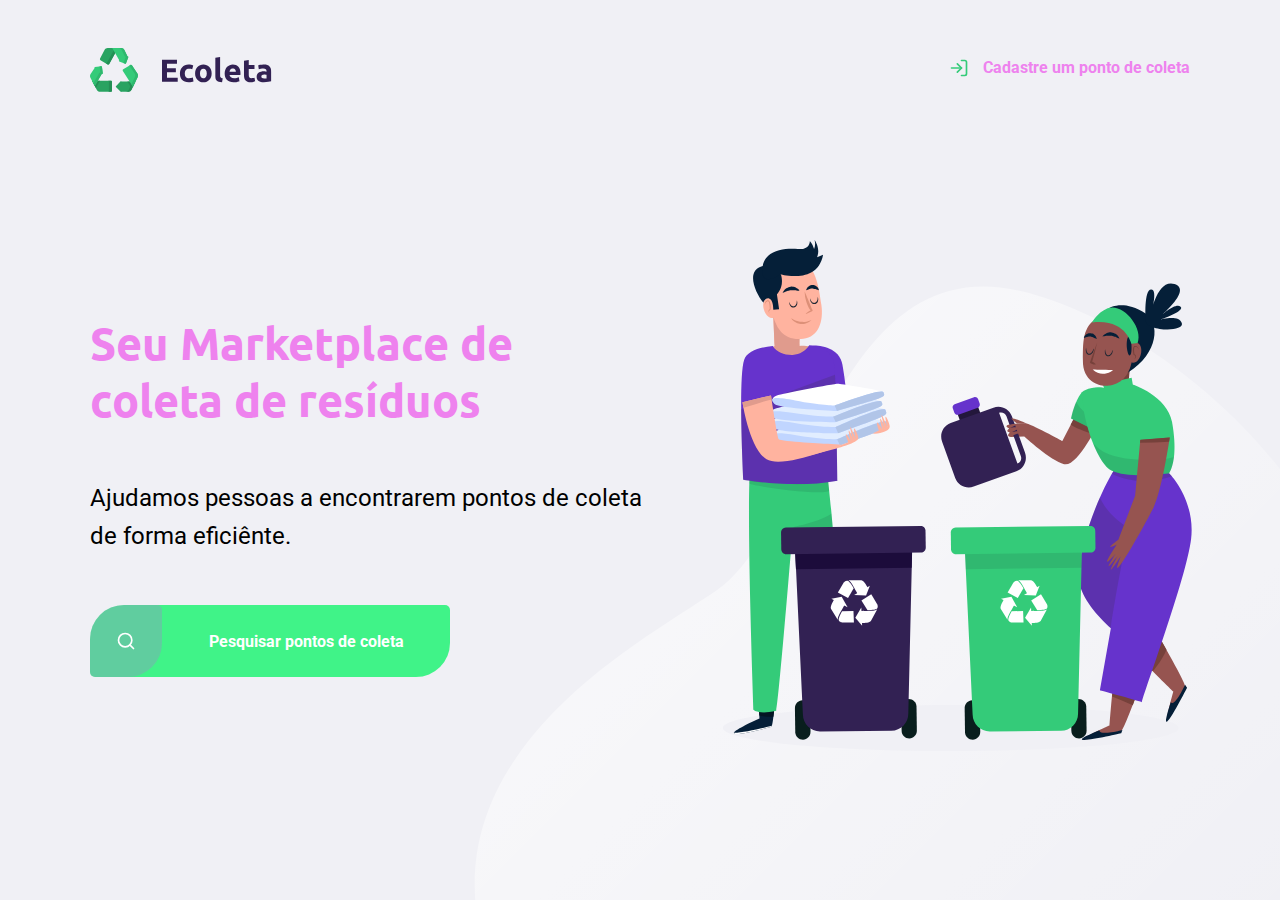
<file: index.html>
<!DOCTYPE html>
<html lang="pt_br">
<head>
    <meta charset="UTF-8">
    <meta name="viewport" content="width=device-width, initial-scale=1.0">
    <title>Ecoleta</title>

    <!--
     **** o Link css responsivel sempre fica por ultimo****
        Inserindo duas fontes google ao link Roboto & Dosis -->
    <link href="https://fonts.googleapis.com/css2?family=Roboto&family=Ubuntu:wght@700&display=swap" rel="stylesheet">
    <link rel="stylesheet" href="styles/main.css">
    <link rel="stylesheet" href="styles/home.css">
    <link rel="stylesheet" href="styles/modal.css">

    <link rel="stylesheet" href="styles/responsive.css">
    </head>
    <body>
        <!-- #page-home | criar div com ID
    **Tag <span> também fica em linha e pode ser utilizada para add img.
    -->
        <div id="page-home">

            <div class="content">

                <header>
                    <img src="./icones/logo.svg" alt="Logomarca"/>

                    <a href="create-point.html" target="blanck">
                        <span> </span>
                        Cadastre um ponto de coleta
                    </a>


                </header>

                <main>

                    <h2> Seu Marketplace de coleta de resíduos </h2>

                    <p>Ajudamos pessoas a encontrarem pontos de coleta de forma eficiênte.</p>

                    <a href="#"><span></span><strong> Pesquisar pontos de coleta </strong> </a>

                </main>

            </div>
        
             
                <!--  Pagina Modal botão Pesquisar Pontos coleta  -->
                <!--/*desabilita a visualização no index atraves do  display:none; =D*/-->

                 <div id="modal" class="hide"/><!-- class="hide" -->
                    <div class="content">
                        <div class="header">
                            <h1> Ponto de Coleta</h1>
                            <a href="#">Fechar</a>
                        </div>
                        <form action="search-results.html"> <!--teste page search-results.html-->
                            <label for="search">Cidade</label>
                            <div class="search field">
                                <input 
                                 type="text" 
                                 name="search" 
                                 placeholder="Pesquise por cidade">
                                <button>
                                    <img src="./icones/search.svg" alt="Buscar"/>
                                </button>
                            </div>
                        </form>

                    </div>
                </div>  
          </div>      
                <script src="scripts/index.js"></script>
    </body>
</html>
</file>
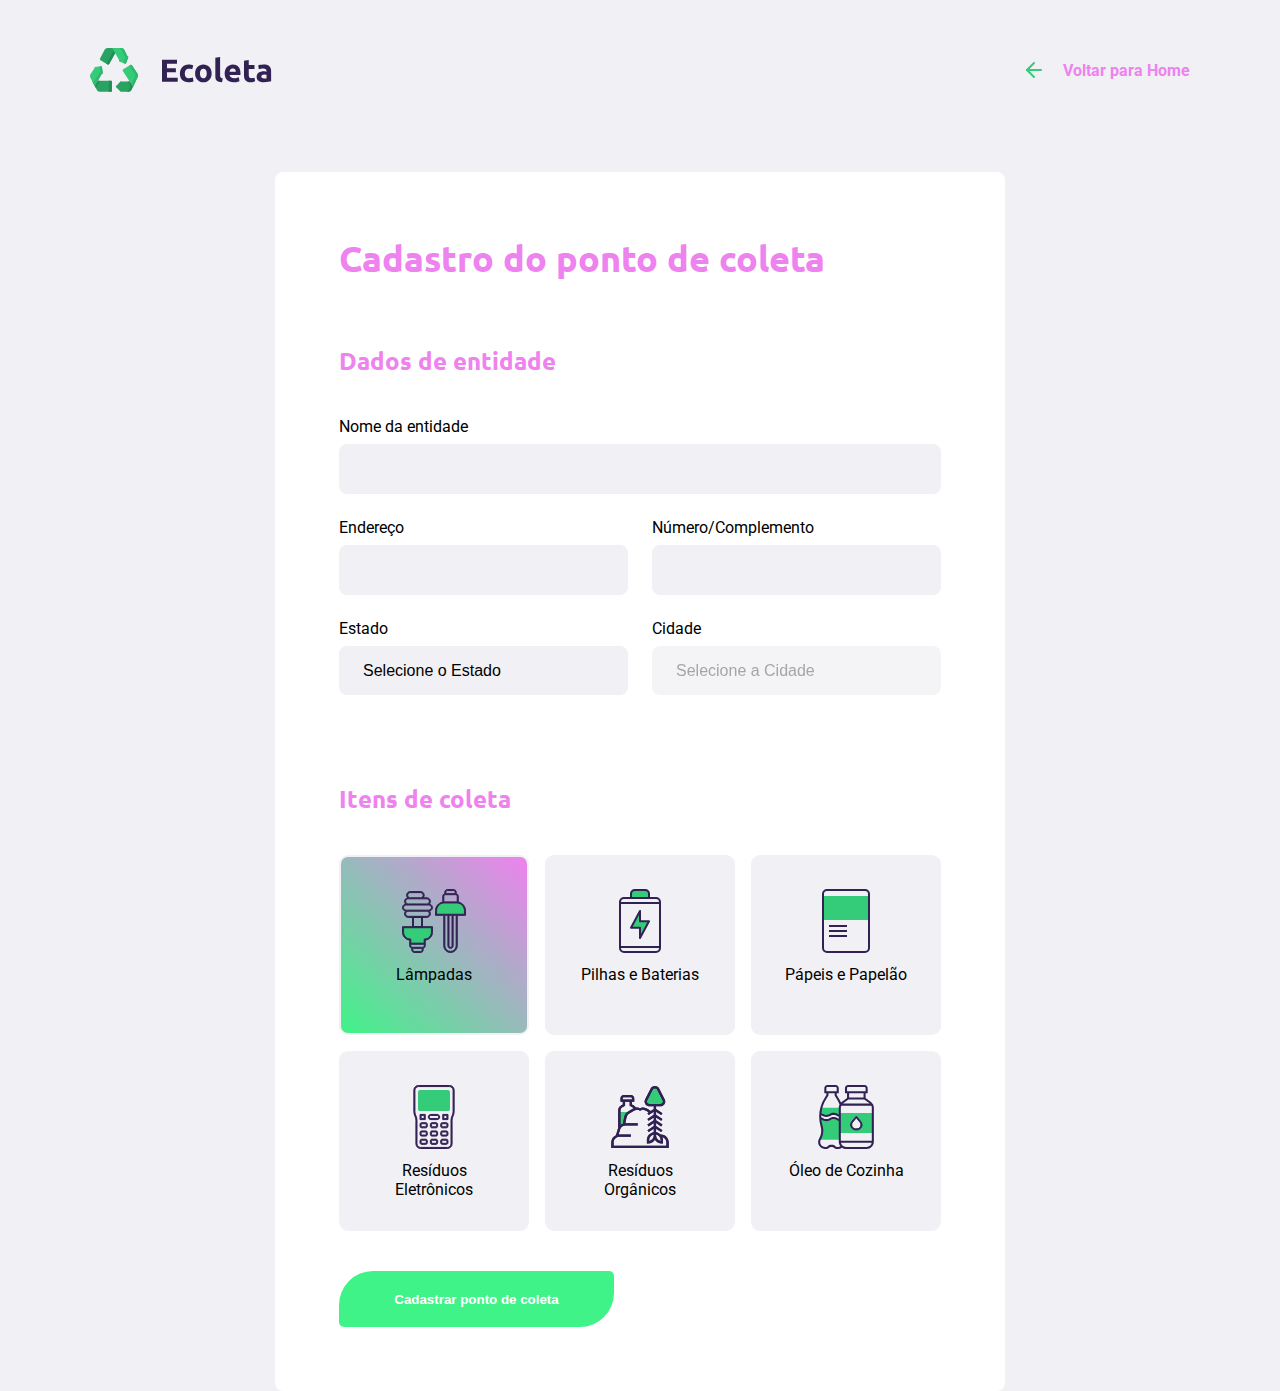
<file: create-point.html>
<!DOCTYPE html>
<html lang="pt_br">
<head>
    <meta charset="UTF-8">
    <meta name="viewport" content="width=device-width, initial-scale=1.0">
    <title>Criar um ponto de Ecoleta</title>

<!--
 **** o Link css responsivel sempre fica por ultimo****    
    Inserindo duas fontes google ao link Roboto & Dosis -->
    <link href="https://fonts.googleapis.com/css2?family=Roboto&family=Ubuntu:wght@700&display=swap" rel="stylesheet">
    <link rel="stylesheet" href="styles/main.css">
    <link rel="stylesheet" href="styles/create-point.css">

    <link rel="stylesheet" href="styles/responsive.css">

<body>
    <!-- #page-home | criar div com ID
    **Tag <span> também fica em linha e pode ser utilizada para add img.
    -->


     <div id="page-create-point">



            <header>
                <img src="./icones/logo.svg" alt="Logomarca">              

                <a href="index.html" target="blanck">
                    <span>  </span>Voltar para Home</a> 
                    
            
            </header>

             <form action=" ">
                
                    <h1> Cadastro do ponto de coleta </h1> 

                    <fieldset>
                        <legend><h2>Dados de entidade</h2> </legend>

                        <div class="field">
                         <label for="name"> Nome da entidade</label>
                            <input type="text" name="name" required>
                        </div>                     
                    
                 <div class="field-group">
                       <div class="field">
                        <label for="address"> Endereço </label>
                           <input type="text" name="address" required>
                       </div>
                       <div class="field">
                        <label for="address2"> Número/Complemento </label>
                           <input type="text" name="address2" required>
                    </div>
                </div>
                
                <!-- ao inserir nova opção e dar valor o ouvidor de evento é execultado 
                                            <option value="1"> opção 1 Estado</option> -->
                                           
                                           <!-- Pega objeto de outra pagina target="blanck"> --> 

                <div class="field-group">
                    <div class="field">
                     <label for="state"> Estado </label>
                        <select name="uf" required>
                            <option value=""> Selecione o Estado</option>
                         <!-- <option value="1"> opção 1 Estado</option> -->
                        </select>
                        <input type="hidden" name="state" required>
                        <!-- esconder input para não aparecer dados na url-->

                    </div>
                    <!-- Esse option fica desabilitado até que os dados sejem populados da função getCities(event) -->
                    <div class="field">
                     <label for="city"> Cidade </label>
                    <select type="hidden" name="city"  disabled required>
  
                         <!--  <select type="city"disabled> -->
                         <option value=""> Selecione a Cidade</option>
                     </select>
                    </div>
                  
                 </div>
                    
                    </fieldset>



                    <fieldset>
                        <legend> <h2>Itens de coleta</h2></legend>   

                    <div class="itens-grid">

                        <li data-id="1" class="selected">
                            <img src="icones/lampadas.svg" alt="Lâmpadas">
                            <span> Lâmpadas</span>
                        
                        </li>

                        <li data-id="2">
                            <img src="icones/baterias.svg" alt="Pilhas e Baterias">
                            <span> Pilhas e Baterias</span>
                        
                        </li>
                        <li data-id="3">
                            <img src="icones/papeis-papelao.svg" alt="Pápeis e Papelão">
                            <span> Pápeis e Papelão</span>
                        
                        </li>
                        <li data-id="4">
                            <img src="icones/eletronicos.svg" alt="Resíduos Eletrônicos">
                            <span> Resíduos Eletrônicos</span>
                        
                        </li>

                        <li data-id="5">
                            <img src="icones/organicos.svg" alt="Resíduos Orgânicos">
                            <span> Resíduos Orgânicos</span>
                        
                        </li>

                        <li data-id="6">
                            <img src="icones/oleo.svg" alt="Óleo de Cozinha">
                            <span> Óleo de Cozinha</span>
                        
                        </li>

                    </div>
                        
                        <input type="hidden" name="itens" value=""/>
                        

                    </fieldset>

                    <button type="submit">Cadastrar ponto de coleta</button>



                    
              </form>
                    
             
    
     </div>
     <script src="scripts/create-point.js"></script>
</body>
</html>
</file>
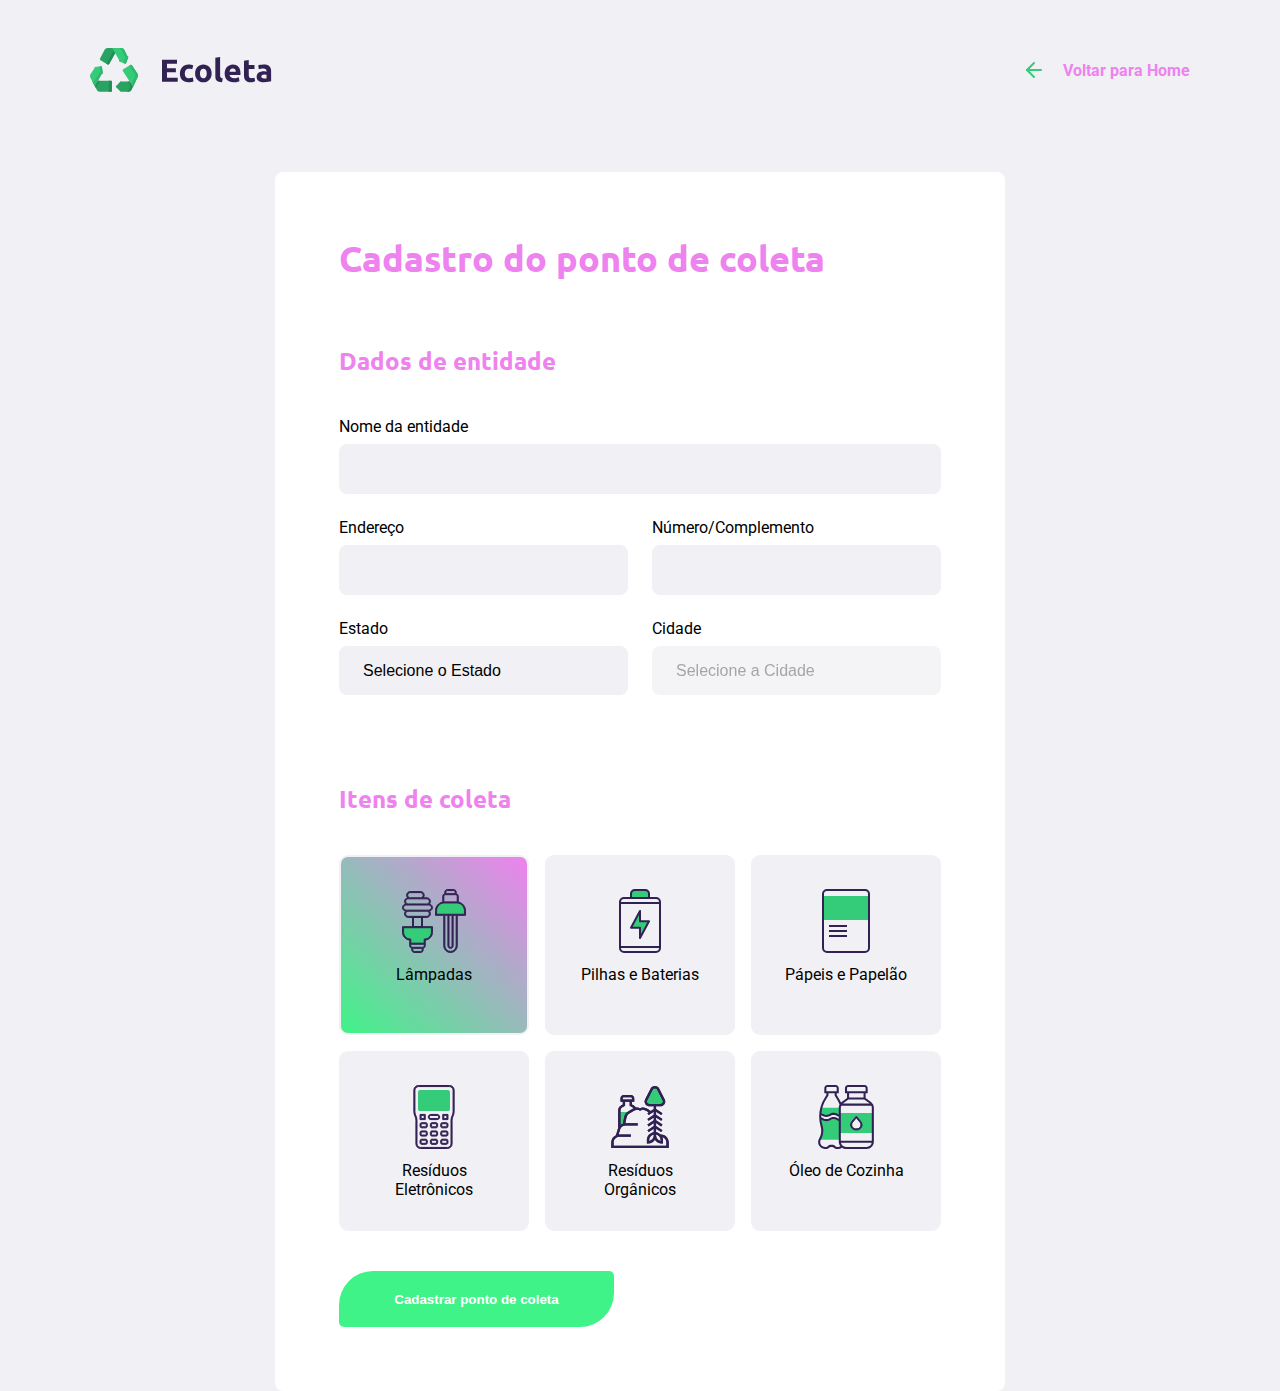
<file: criar ponto.html>
<!DOCTYPE html>
<html lang="pt_br">
<head>
    <meta charset="UTF-8">
    <meta name="viewport" content="width=device-width, initial-scale=1.0">
    <title>Criar um ponto de Ecoleta</title>

<!--
 **** o Link css responsivel sempre fica por ultimo****    
    Inserindo duas fontes google ao link Roboto & Dosis -->
    <link href="https://fonts.googleapis.com/css2?family=Roboto&family=Ubuntu:wght@700&display=swap" rel="stylesheet">
    <link rel="stylesheet" href="styles/main.css">
    <link rel="stylesheet" href="styles/create-point.css">

    <link rel="stylesheet" href="styles/responsive.css">

<body>
    <!-- #page-home | criar div com ID
    **Tag <span> também fica em linha e pode ser utilizada para add img.
    -->


     <div id="page-create-point">



            <header>
                <img src="./icones/logo.svg" alt="Logomarca">              

                <a href="index.html" target="blanck">
                    <span>  </span>Voltar para Home</a> 
                    
            
            </header>

                    <form action=" ">
                
                    <h1> Cadastro do ponto de coleta </h1> 

                    <fieldset>
                        <legend><h2>Dados de entidade</h2> </legend>

                        <div class="field">
                         <label for="name"> Nome da entidade</label>
                            <input type="text" name="name" required>
                        </div>                     
                    
                 <div class="field-group">
                       <div class="field">
                        <label for="address"> Endereço </label>
                           <input type="text" name="address" required>
                       </div>
                       <div class="field">
                        <label for="address2"> Número/Complemento </label>
                           <input type="text" name="address2" required>
                    </div>
                </div>
                
                <!-- ao inserir nova opção e dar valor o ouvidor de evento é execultado 
                                            <option value="1"> opção 1 Estado</option> -->
                                           
                                           <!-- Pega objeto de outra pagina target="blanck"> --> 

                <div class="field-group">
                    <div class="field">
                     <label for="state"> Estado </label>
                        <select name="uf" required>
                            <option value=""> Selecione o Estado</option>
                         <!-- <option value="1"> opção 1 Estado</option> -->
                        </select>
                        <input type="hidden" name="state" required>
                        <!-- esconder input para não aparecer dados na url-->

                    </div>
                    <!-- Esse option fica desabilitado até que os dados sejem populados da função getCities(event) -->
                    <div class="field">
                     <label for="city"> Cidade </label>
                     <select type="hidden" name="city"  disabled required>

                     <!--  <select type="city"disabled> --> 
                            <option value=""> Selecione a Cidade</option>
                        </select>
                    </div>
                  
                 </div>
                    
                    </fieldset>



                    <fieldset>
                        <legend> <h2>Itens de coleta</h2></legend>   

                    <div class="itens-grid">

                        <li data-id="1" class="selected">
                            <img src="icones/lampadas.svg" alt="Lâmpadas">
                            <span> Lâmpadas</span>
                        
                        </li>

                        <li data-id="2">
                            <img src="icones/baterias.svg" alt="Pilhas e Baterias">
                            <span> Pilhas e Baterias</span>
                        
                        </li>
                        <li data-id="3">
                            <img src="icones/papeis-papelao.svg" alt="Pápeis e Papelão">
                            <span> Pápeis e Papelão</span>
                        
                        </li>
                        <li data-id="4">
                            <img src="icones/eletronicos.svg" alt="Resíduos Eletrônicos">
                            <span> Resíduos Eletrônicos</span>
                        
                        </li>

                        <li data-id="5">
                            <img src="icones/organicos.svg" alt="Resíduos Orgânicos">
                            <span> Resíduos Orgânicos</span>
                        
                        </li>

                        <li data-id="6">
                            <img src="icones/oleo.svg" alt="Óleo de Cozinha">
                            <span> Óleo de Cozinha</span>
                        </li>
                    </div>
                        
                        <input type="hidden" name="itens">
          
                 </fieldset>

                  <button type="submit">Cadastrar ponto de coleta</button>
                    
         </form>    
     </div>
     <script src="scripts/create-point.js"></script>
</body>
</html>
</file>
<file: styles/main.css>
/* criando variavel de cor*
** color:#322153;
*/
:root {
    --title-color:#ee82ee;
    --primary-color:rgb(64, 243, 136);
}

/* zerando seletores * 
forms -    box-sizing: border-box; 

*/

* {
    margin: 0;
    padding: 0;
    box-sizing: border-box; 
}

html {
    font-family: Roboto, sans-serif;
}

/* Box model
largura, altura espaçamentos, preencimento,
Posicionamento,alinhamento bordas, cor Fundo, 
maneira vista pelo html (display)
 */


body {
    background-color: #f0f0f5;
    -webkit-font-smoothing:antialiased;
}


/* Excluindo o sublinhado da tag <a>*/
a {
    text-decoration: none;
}

h1, h2, h3, h4, h5, h6 {
    font-family: Ubuntu, sans-serif;
    color: var(--title-color);
}
</file>
<file: styles/home.css>
/**/
#page-home{
    height: 100vh;

    background: url('../icones/home-background.svg') no-repeat;
    background-position: 37vw bottom;
}


/*  display: flex; flex-direction: column; um abaixo do outro*/
#page-home .content{
        width: 90%;
        height: 100%; 
        max-width:1100px;
        margin: 0 auto;
        display: flex;
        flex-direction: column;
                
}

/* display: flex; eixo x | espaço entre o eixo|-> space-between */
#page-home header {
    margin-top: 48px;

    display: flex;
    align-items: center;
    justify-content: space-between;
}

/* Alinhando icone um ao lado do outro <a> link 
** color:#322153; font-weight:700;
*/

#page-home header a {
    display: flex;
    color: var(--title-color);
    font-weight: 700;
   

}


/*Determinar sempre altura height e largura width para exibir imagem
**  margin-right: 16px;
*/
#page-home header a span{
    display: flex;
    background: url('../icones/log-in.svg') no-repeat;
    width: 25px;
    height: 25px;
    margin-right: 1vh;

     
}

#page-home main{
    max-width: 560px;
    display: flex;
    flex: 1;
    flex-direction: column;
    justify-content: center;

}
/*chamando variavel*
* color: var(--title-color);
*/
#page-home main h2{
    font-size: 45px;

}
/*Altura da linha*/
#page-home main p{
    font-size: 24px;
    line-height: 38px;
    margin-top: 50px;
}
/*Botão de pesquisa*/
#page-home main a{
    width: 100%;
    height: 72px;
    max-width: 360px;
    margin-top: 50px;
    background: var(--primary-color);
    border-radius: 34px 5px;
    display: flex;
    align-items: center;
    transition: 500ms;
    color: white;
    font-weight: ;


    }

    /*Efeitos mause e gradiente*/
#page-home main a:hover { 

    background-image: linear-gradient(to bottom right,violet, var(--primary-color));

    box-shadow: 2px 2px 8px 2px rgba(0, 0, 0, 0.408);
   
}


/*********************** Teste 1 ok
#page-home main a span {
    margin-right: 25px;
    width: 72px;
    height: 72px;
    border-radius: 34px 5px;
    background: url(../icones/search.svg) no-repeat;
    background-position:center ;


}
/*Efeitos span mause*
#page-home main a span:hover { 
    background-color:rgb(183, 102, 221);
    box-shadow: 0px 0px 8px 0px rgba(0, 0, 0, 0.408);

}
*************************/





/*Efeitos span mause*/
#page-home main a span:hover { 
    box-shadow: 0px 0px 4px 1px rgba(0, 0, 0, 0.408);

} 

/********* Adição de  img com Pesseudo Elemento*

#page-home main a span {

    width: 72px;
    height: 72px;

    border-top-left-radius: 34px;
    border-boton-left-radius: 5px;

    background-color:rgba(183, 102, 221, 0.272);

    display:flex;
    aling-itens:center;
    justify-content:center;
}
*/
#page-home main a span {
    width: 72px;
    height: 72px;
    border-radius: 34px 5px;
    background-color:rgba(183, 102, 221, 0.272);
  /*  background-position:center ;*/

    display:flex;
    align-items:center;
    justify-content:center;
}

#page-home main a span::after {
    content: "";
    background: url(../icones/search.svg) no-repeat;
     width: 20px;
     height: 20px;

    /*background-image: url('../icones/search.svg');
*/
  
}


#page-home main a strong{
    flex:1;
    color: white;
    text-align: center;
}
</file>
<file: styles/modal.css>
/*campo pesquisa */

#modal {
    background-color: #0E0A14ef;

    height: 100vh;
    width: 100vw;

    position: fixed;
    top: 0;

    display: flex;
    justify-content: center;
    align-items: center;

    transition: 400ms;

}

#modal.hide {
    display: none;/*desabilita a visualiza��o da classe hide no index =D/*/
}

#modal .content {
    color: azure;

    width: 420px;
}

#modal .header {
    display: flex;
    align-items: center;
    justify-content: space-between;
    margin-top: 60%;
    margin-bottom: 48px;
}

#modal .header a {
    cursor: pointer;
    background-image: url("../icones/x.svg");

    width: 20px;
    height: 20px;

    display: flex;

    font-size: 0.01px;
}

#modal .header h1 {
   /* color: white;*/

    font-size: 36px;
    line-height: 42px;

}

#modal form label {
    font-size: 14px;
    line-height: 16px;

    display: block;
    margin-bottom: 8px;
}

#modal form .field {
    display: flex;
}

    #modal form input {
        /*width: 70px; Pesquisa ponto coleta*/ width:auto;
        /**/ height: 70px;
        flex: 1;
        background-color: #f0f0f5;
        border-radius: 8px 0 0 8px;
        border: 0;
        padding: 16px 24px;
        font-size: 16px;
        color: #6c6c80;
    }

#modal form button {
    width: 70px;
    height: 70px;

    background-color: #34cb79;
    border: 0;
    

    border-radius: 0 8px 8px 0;
}

#modal form button:hover {
    background-color: #2fb85e;
}
</file>
<file: styles/responsive.css>
/* Quahdo maior que 900 exiba a imagem no*/

@media (max-width:900px) {
    
    #page-home {
    
        background-position-x: 70vw;
    }

    #page-home .content {
        align-items: center;
        text-align: center;

        width: 80%;
        height: 65%; 
        }

    #page-home header a {
        position: absolute;
        bottom: 70px;
        left: 50%;
        transform: translateX(-50%);
        transition-duration: 500ms;
    }
    
    #page-home main{
        align-items:center;
    }

        #page-home main h2 {
            font-size: 25px;
            /* border-top: 20px; */
        }


    #page-search-results .cards{
        grid-template-columns:1fr;
     }
   
    #page-search-results .cards img {
        width: 100%;
        height: 300px;

    }
        #page-home header a main h2 {
        font-size: 25px;
    }

    #page-home header a span {
        width: 28px;
        height: 28px;
     
    }
        /* inserindo gradiente =) e uma propriedade do transition 
transform é mais suave que o transition
*/


        #page-home header a:hover{
        width: 340px;
        height: 60px;

        font-size: 17px;
        color: white;
        
        background-image: linear-gradient(to bottom right,violet, var(--primary-color));
        box-shadow: 2px 2px 8px 2px rgba(0, 0, 0, 0.408);

        padding: 15px;
        border-radius: 25px 25px;

        left: 50%;
        align-items: center;
       
               
    }
    #page-home main {
        align-items: center;
        }

    #modal form input {
        /*width: 70px; Pesquisa ponto coleta*/ width: auto;
    }
        
   
/*
        #page-home main a:hover{

            transition-duration: 500ms;
            width: 900px;   
    } */
/* Fazer quando a tela tiver alta ou larga */

@media (max-width:1700px) {
    
    #page-home {
    
        background-position-x: 40vw;
     }
    }
 @media(max-height:760px) {

    #page-home {
        background-position-y: 200px;
    }

    }
 
 /**/
@media (max-width:550px){
    #page-home header a {
        position: absolute;
        bottom: 40px;
        
     }

     #page-create-point form {
         margin: 15px;
        padding: 14px;
        min-width: 288px;
      }
      #page-create-point form h1 {
        font-size: 28px;
        }

        #page-create-point form h2 {
            font-size: 20px;
            margin-top: 14px;
            }

        #page-create-point form fieldset {
                margin-top: 30px;
            }
      #page-create-point form .field-group {
        margin-top: 30px;
         display: grid; 
      }

      #page-create-point form .field-group .field + .field {
        margin-left: 0px;
    }
    #page-create-point form button {
        width: 260px;
        height: 56px;
        padding: auto;
    }

     #modal .header a {
        cursor: pointer;
        background-image: url(../icones/x.svg);
      
    }

    #page-create-point header a span {
        width: 30px;
        height: 30px;
        margin-right: 8px;
        margin-left: 20px;
        align-items: center;
    }
    .itens-grid {
        display: grid;
        grid-template-columns: 1fr;
        gap: 16px;
        margin-bottom: 40px;
    }

   

        @media (max-height:568) {
            #page-home header main h2 p a {
                margin-top: 500px;
            }
        }

      
        /**/
</file>
<file: styles/create-point.css>
/* */

#page-create-point{
    width: 90%;
    max-width: 1100px;
    margin: 0 auto;
}

#page-create-point header {
    margin-top: 48px;

    display: flex;
    justify-content: space-between;
    align-items: center;

}
/* display: flex; deixar um ao lado do outro*/
#page-create-point header a {
    color:var(--title-color);
    font-weight: bold;
    display: flex;
    align-items: center;
    

}

#page-create-point header a span{

    width: 25px;
    height: 25px;
    background: url(../icones/arrow-left.svg) no-repeat;
    display: flex;
    align-items: center;
    margin-right: 16px;

}

/* padding preeenchimento*
* box sizing - limite de borda
*/

form {
    margin-top: 80px;
    margin-left:auto;
    margin-right:auto;
    background-color: white;
    padding: 64px;
    border-radius: 8px;
    max-width: 730px;
    min-width: 200px;
}

form h1{
    font-size: 36px;
}

form  fieldset{
    margin-top: 64px;
    border: 0;
}
form legend{
    margin-bottom: 40px;
}
form legend h2{
    font-size: 24px;
}

/* Chamando todos .field para ficar um ao lado do outro com flex:1 preenchimento automatico e column*/

form .field{
    flex: 1;
    display: flex;
    flex-direction: column;
    margin-bottom: 24px;
}

/* não esquecer do  PONTO -> .field */

form .field-group{
display: flex;

}

/* preenchimento   interno autura  16px e laterais 24px
**  padding: 16px 24px;
** outiline :none;  retira linha de indicação do campo selecionado

*/ 
form input, form select{
    background-color: #f0f0f5;
    border: 0; 
    padding: 16px 24px;
    font-size: 16px;
    border-radius: 8px;
}


/* Para utilizar o Select em outros navegadores sem utilizar seta dos options */

form select{
    -webkit-appearance:none;
    -moz-apperance:none;
    appearance: none;

}
/*
form option{
    background-color: whitesmoke;
    border: 0;
    padding: 16px;
}
*/

form label{
    font-size: 16px;
    margin-bottom: 8px;
}

form .field-group .field + .field{
    margin-left: 24px;
}


form button{
    
    width: 275px;
    height: 56px;
    background-color: var(--primary-color);

    border-radius: 34px 5px;
    border:0px;

    color: white;
    font-weight: bold;
    transition-duration: 500ms;
    -webkit-transform-property:height;

}
/* inserindo gradiente =) e uma propriedade do transition 
transform é mais suave que o transition
*/
form button:hover{
    padding: 5px;
    font-size: 17px;
    width: 300px;
 
    height: 70px;
    background-image: linear-gradient(to bottom right,violet, var(--primary-color));
    box-shadow: 2px 2px 8px 2px rgba(0, 0, 0, 0.408);
}

.itens-grid{
    display: grid;
    grid-template-columns:1fr 1fr 1fr;
    gap: 16px;
    margin-bottom: 40px;
}
/* gap espaço entre itens
  retigrar ponto da linsta list-style: none; */
.itens-grid li{
    background-color: #f0f0f5;
    list-style: none;
    border:2px solid #f0f0f5;
    height: 180px;
    border-radius: 9px;
    padding: 32px 24px 16px;
    display: flex;
    Flex-direction:column;
    align-items: center;
    justify-content: space-between;
    text-align: center;
    /*Mão*/
    cursor: pointer;
}
.itens-grid li:hover{
    background-image: linear-gradient(to bottom left,violet, var(--primary-color));
    box-shadow: 1px 1px 4px 1px rgba(0, 0, 0, 0.408);
}
.itens-grid li span{
    flex: 1;
    margin-top: 12px;
    display: flex;

}
.itens-grid li.selected{
    background-image: linear-gradient(to bottom left,violet, var(--primary-color));
}

.itens-grid li img,
.itens-grid li span{
    pointer-events: none;
}
</file>
